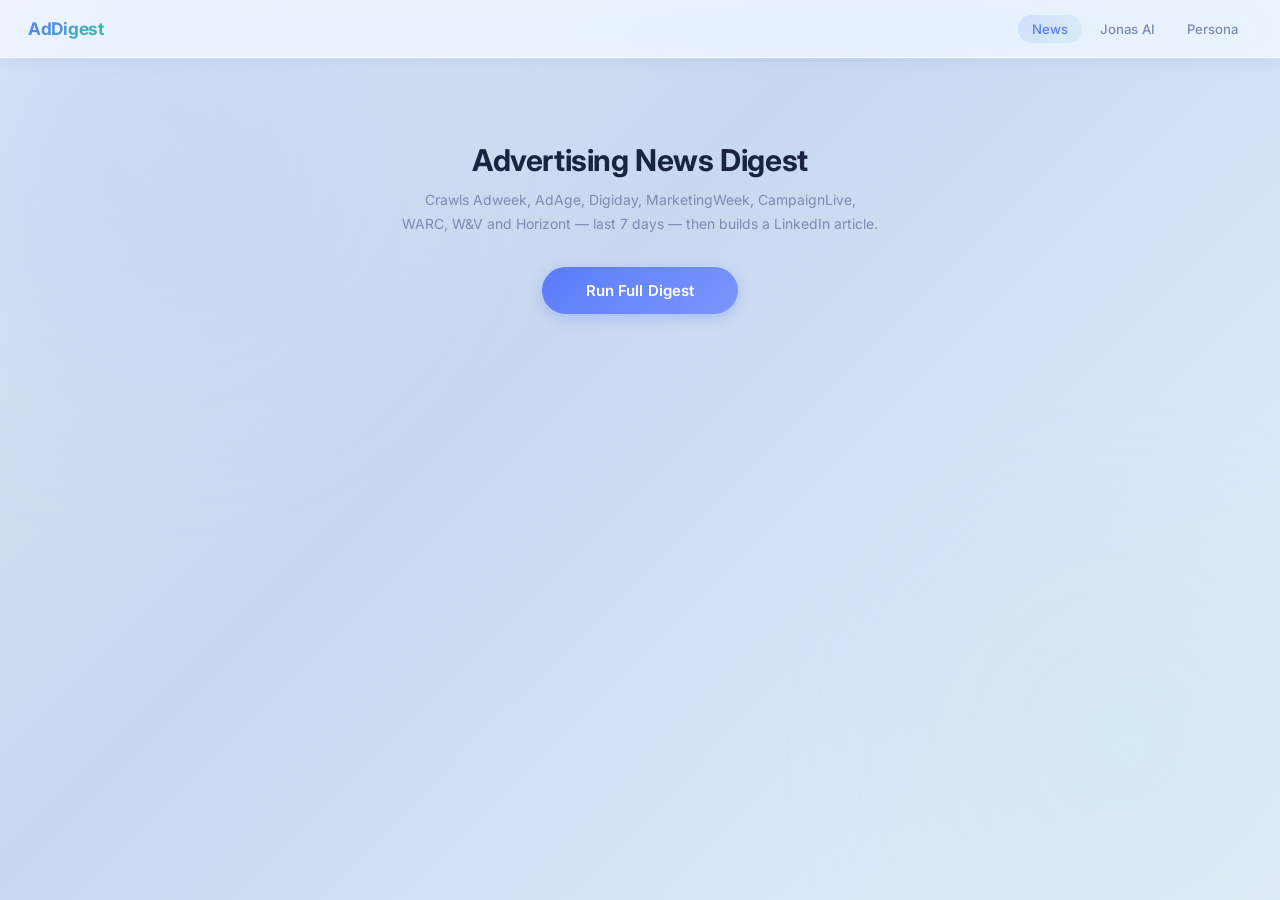
<file: web/index.html>
<!DOCTYPE html>
<html lang="en">
<head>
  <meta charset="UTF-8" />
  <meta name="viewport" content="width=device-width, initial-scale=1.0" />
  <title>AdDigest — News Intelligence</title>
  <link rel="stylesheet" href="style.css" />
  <style>
    .run-hero { text-align: center; padding: 48px 0 36px; }
    .run-hero h1 { margin-bottom: 10px; font-size: 2rem; }
    .run-hero p { margin-bottom: 32px; line-height: 1.7; }
    #run-btn { font-size: 1rem; padding: 14px 44px; }
    .step-status { font-size: .85rem; color: var(--text-muted); text-align: center; min-height: 22px; margin-bottom: 20px; }
    .linkedin-header { display: flex; align-items: center; justify-content: space-between; margin-bottom: 14px; }
    .linkedin-header h2 { margin-bottom: 0; }
  </style>
</head>
<body>
  <nav>
    <span class="logo">AdDigest</span>
    <a href="index.html" class="active">News</a>
    <a href="chat.html">Jonas AI</a>
    <a href="persona.html">Persona</a>
  </nav>

  <div class="page">

    <div class="run-hero">
      <h1>Advertising News Digest</h1>
      <p class="subtitle">Crawls Adweek, AdAge, Digiday, MarketingWeek, CampaignLive,<br>WARC, W&amp;V and Horizont — last 7 days — then builds a LinkedIn article.</p>
      <button id="run-btn">Run Full Digest</button>
    </div>

    <div class="progress-bar" id="progress-bar" style="display:none">
      <div class="fill" id="progress-fill"></div>
    </div>
    <div class="step-status" id="step-status"></div>

    <div id="articles-section" style="display:none">
      <div class="card" style="padding:0;overflow:hidden">
        <div style="padding:16px 20px 14px;border-bottom:1px solid rgba(180,200,240,.35);display:flex;align-items:center;gap:10px">
          <h2 style="margin:0">Articles Found</h2>
          <span id="articles-count" style="font-size:.8rem;color:var(--text-muted)"></span>
        </div>
        <table class="articles-table" id="articles-table">
          <thead>
            <tr>
              <th>Title</th>
              <th>Source</th>
              <th>Published</th>
              <th>Summary</th>
            </tr>
          </thead>
          <tbody id="articles-body"></tbody>
        </table>
      </div>
    </div>

    <div id="linkedin-section" style="display:none;margin-top:24px">
      <div class="card">
        <div class="linkedin-header">
          <h2>Generated LinkedIn Article</h2>
          <button id="copy-btn" class="secondary small">Copy</button>
        </div>
        <div id="article-box" class="article-box"></div>
        <div id="sources-list" style="margin-top:14px;font-size:.80rem;color:var(--text-muted);line-height:1.9"></div>
      </div>
    </div>

  </div>

  <script>
    const API = 'http://127.0.0.1:8000';
    const runBtn   = document.getElementById('run-btn');
    const stepEl   = document.getElementById('step-status');
    const progBar  = document.getElementById('progress-bar');
    const progFill = document.getElementById('progress-fill');

    function setStep(msg, pct) {
      stepEl.textContent = msg;
      stepEl.className = 'step-status' + (pct === 0 ? ' error' : '');
      progFill.style.width = pct + '%';
    }

    function fmtDate(iso) {
      if (!iso) return '—';
      return new Date(iso).toLocaleDateString('en-US', { month: 'short', day: 'numeric', year: 'numeric' });
    }

    function renderArticles(articles) {
      document.getElementById('articles-section').style.display = '';
      document.getElementById('articles-count').textContent = articles.length + ' articles';
      const tbody = document.getElementById('articles-body');
      tbody.innerHTML = '';
      articles.forEach(a => {
        const tr = document.createElement('tr');
        tr.innerHTML = `
          <td class="title-cell"><a href="${a.url}" target="_blank">${a.title}</a></td>
          <td><span class="source-badge">${a.source}</span></td>
          <td class="date-cell">${fmtDate(a.published_at)}</td>
          <td class="summary-cell">${a.summary || ''}</td>`;
        tbody.appendChild(tr);
      });
    }

    function renderLinkedIn(data) {
      document.getElementById('linkedin-section').style.display = '';
      document.getElementById('article-box').textContent = data.linkedin_article;
      document.getElementById('sources-list').innerHTML =
        '<strong>Sources:</strong><br>' +
        data.sources.map(s =>
          `<a href="${s.url}" target="_blank" style="color:var(--accent)">${s.title}</a> <span class="source-badge">${s.source}</span>`
        ).join('<br>');
    }

    runBtn.addEventListener('click', async () => {
      runBtn.disabled = true;
      progBar.style.display = '';
      progFill.style.background = 'linear-gradient(90deg, var(--accent), var(--accent2))';
      document.getElementById('articles-section').style.display = 'none';
      document.getElementById('linkedin-section').style.display = 'none';

      try {
        setStep('Crawling all 8 sources for the last 7 days…', 20);
        const res = await fetch(`${API}/api/digest`, { method: 'POST' });
        if (!res.ok) {
          const err = await res.json().catch(() => ({ detail: res.statusText }));
          throw new Error(err.detail || res.statusText);
        }
        setStep('Generating LinkedIn article…', 80);
        const data = await res.json();
        setStep(`Done — ${data.articles_found} articles · article ready`, 100);
        renderArticles(data.articles);
        renderLinkedIn(data);
      } catch (e) {
        progFill.style.background = 'var(--danger)';
        setStep('Error: ' + e.message, 0);
      } finally {
        runBtn.disabled = false;
      }
    });

    document.getElementById('copy-btn').addEventListener('click', () => {
      navigator.clipboard.writeText(document.getElementById('article-box').textContent).then(() => {
        const btn = document.getElementById('copy-btn');
        btn.textContent = 'Copied!';
        setTimeout(() => { btn.textContent = 'Copy'; }, 2000);
      });
    });
  </script>
</body>
</html>
</file>
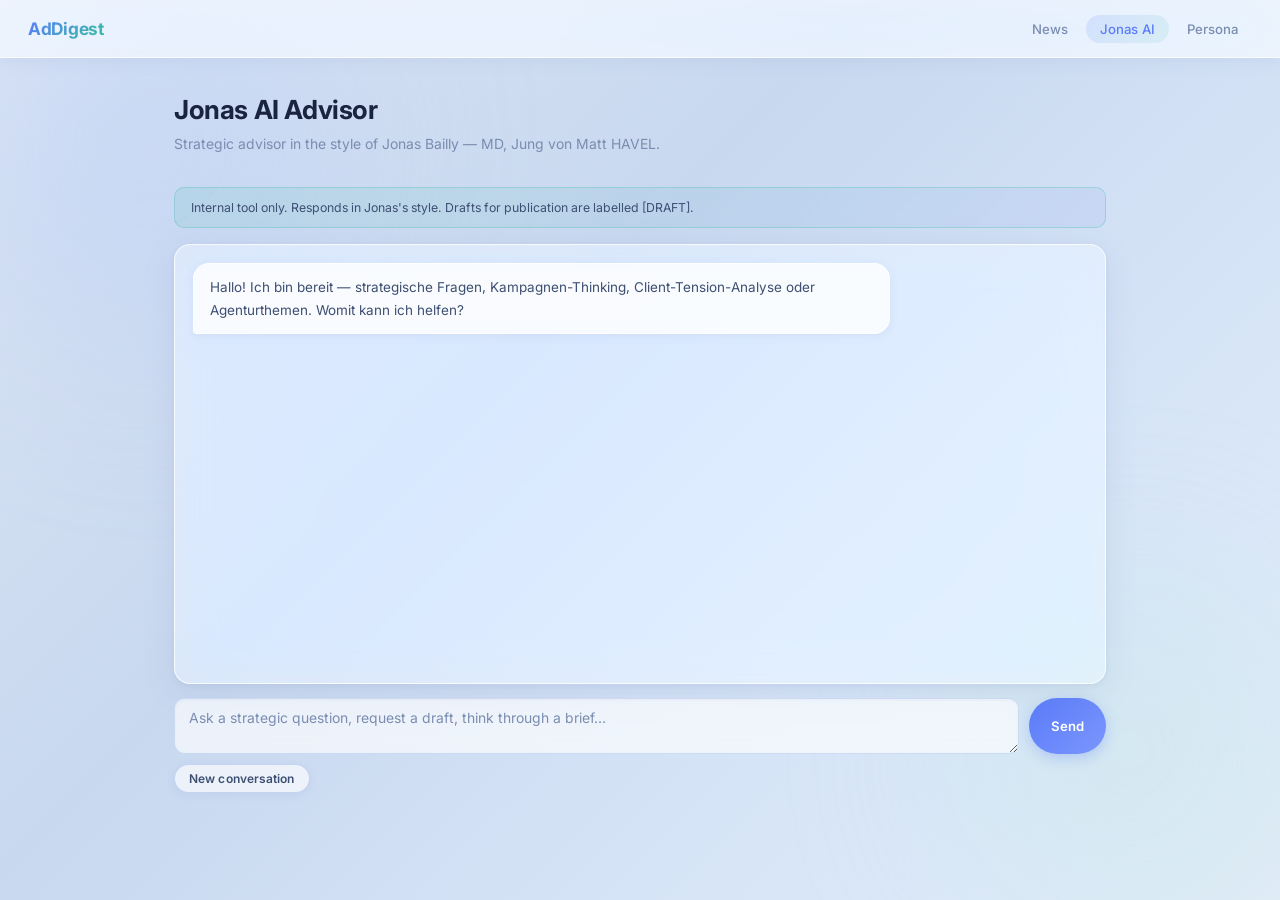
<file: web/chat.html>
<!DOCTYPE html>
<html lang="en">
<head>
  <meta charset="UTF-8" />
  <meta name="viewport" content="width=device-width, initial-scale=1.0" />
  <title>AdDigest — Jonas AI</title>
  <link rel="stylesheet" href="style.css" />
</head>
<body>
  <nav>
    <span class="logo">AdDigest</span>
    <a href="index.html">News</a>
    <a href="chat.html" class="active">Jonas AI</a>
    <a href="persona.html">Persona</a>
  </nav>

  <div class="page">
    <h1>Jonas AI Advisor</h1>
    <p class="subtitle">Strategic advisor in the style of Jonas Bailly — MD, Jung von Matt HAVEL.</p>

    <div class="info-banner">
      Internal tool only. Responds in Jonas's style. Drafts for publication are labelled [DRAFT].
    </div>

    <div id="chat-window" class="chat-window" style="margin-top:16px">
      <div class="msg assistant">Hallo! Ich bin bereit — strategische Fragen, Kampagnen-Thinking, Client-Tension-Analyse oder Agenturthemen. Womit kann ich helfen?</div>
    </div>

    <div class="chat-input-row">
      <textarea id="msg-input" placeholder="Ask a strategic question, request a draft, think through a brief…" rows="2"></textarea>
      <button id="send-btn">Send</button>
    </div>

    <div style="display:flex;align-items:center;gap:10px;margin-top:10px">
      <button id="clear-btn" class="secondary small">New conversation</button>
      <span id="chat-status" class="status" style="margin:0"></span>
    </div>
  </div>

  <script>
    const API = 'http://127.0.0.1:8000';
    let conversationId = null;

    const chatWindow = document.getElementById('chat-window');
    const input      = document.getElementById('msg-input');
    const sendBtn    = document.getElementById('send-btn');
    const statusEl   = document.getElementById('chat-status');

    function addMsg(role, text) {
      const d = document.createElement('div');
      d.className = `msg ${role}`;
      d.textContent = text;
      chatWindow.appendChild(d);
      chatWindow.scrollTop = chatWindow.scrollHeight;
      return d;
    }

    async function send() {
      const msg = input.value.trim();
      if (!msg) return;
      input.value = '';
      input.disabled = true;
      sendBtn.disabled = true;
      addMsg('user', msg);
      const thinking = addMsg('assistant', '…');
      statusEl.textContent = 'Thinking';
      statusEl.className = 'status loading';

      try {
        const res = await fetch(`${API}/api/chat`, {
          method: 'POST', headers: { 'Content-Type': 'application/json' },
          body: JSON.stringify({ message: msg, conversation_id: conversationId })
        });
        if (!res.ok) throw new Error(await res.text());
        const data = await res.json();
        conversationId = data.conversation_id;
        thinking.textContent = data.reply;
        statusEl.textContent = data.rag_context_used ? 'Used knowledge base' : '';
        statusEl.className = 'status success';
      } catch (e) {
        thinking.textContent = 'Error: ' + e.message;
        thinking.style.color = 'var(--danger)';
        statusEl.textContent = '';
        statusEl.className = 'status';
      } finally {
        input.disabled = false;
        sendBtn.disabled = false;
        input.focus();
      }
    }

    sendBtn.addEventListener('click', send);
    input.addEventListener('keydown', e => { if (e.key === 'Enter' && !e.shiftKey) { e.preventDefault(); send(); } });

    document.getElementById('clear-btn').addEventListener('click', () => {
      conversationId = null;
      chatWindow.innerHTML = '<div class="msg assistant">New conversation. How can I help?</div>';
      statusEl.textContent = '';
    });
  </script>
</body>
</html>
</file>
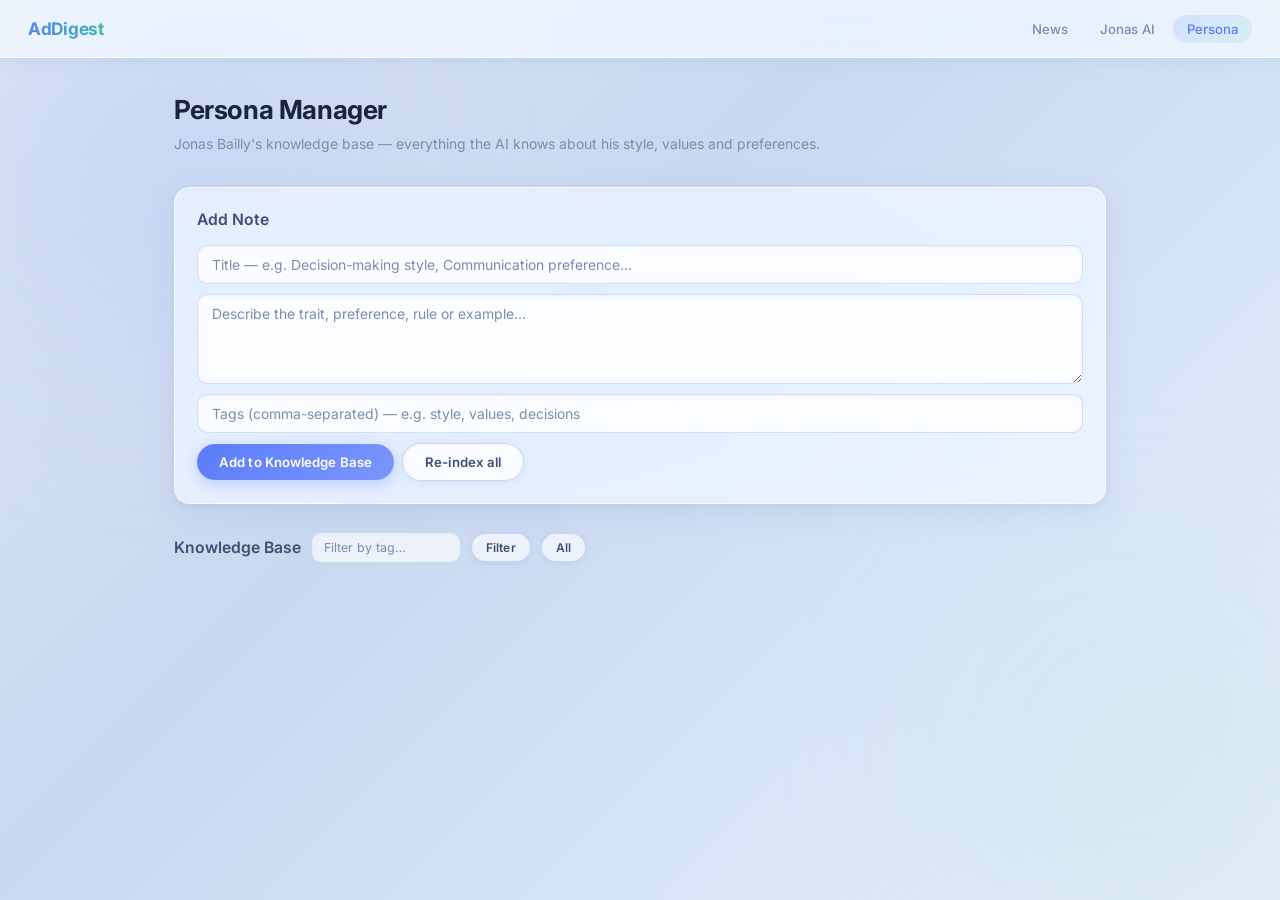
<file: web/persona.html>
<!DOCTYPE html>
<html lang="en">
<head>
  <meta charset="UTF-8" />
  <meta name="viewport" content="width=device-width, initial-scale=1.0" />
  <title>AdDigest — Persona</title>
  <link rel="stylesheet" href="style.css" />
</head>
<body>
  <nav>
    <span class="logo">AdDigest</span>
    <a href="index.html">News</a>
    <a href="chat.html">Jonas AI</a>
    <a href="persona.html" class="active">Persona</a>
  </nav>

  <div class="page">
    <h1>Persona Manager</h1>
    <p class="subtitle">Jonas Bailly's knowledge base — everything the AI knows about his style, values and preferences.</p>

    <div class="card" style="margin-bottom:28px">
      <h2>Add Note</h2>
      <div style="display:flex;flex-direction:column;gap:10px">
        <input type="text" id="note-title" placeholder="Title — e.g. Decision-making style, Communication preference…" />
        <textarea id="note-content" placeholder="Describe the trait, preference, rule or example…"></textarea>
        <input type="text" id="note-tags" placeholder="Tags (comma-separated) — e.g. style, values, decisions" />
        <div style="display:flex;gap:8px;align-items:center;flex-wrap:wrap">
          <button id="add-note-btn">Add to Knowledge Base</button>
          <button id="reindex-btn" class="secondary">Re-index all</button>
          <span id="add-status" class="status" style="margin:0"></span>
        </div>
      </div>
    </div>

    <div class="section-header">
      <h2>Knowledge Base</h2>
      <input type="text" id="filter-tag" placeholder="Filter by tag…" style="width:150px;padding:7px 12px;font-size:.83rem" />
      <button id="filter-btn" class="secondary small">Filter</button>
      <button id="clear-filter-btn" class="secondary small">All</button>
    </div>

    <div id="notes-list"></div>
  </div>

  <!-- Edit modal -->
  <div id="modal" style="display:none;position:fixed;inset:0;background:rgba(180,200,240,0.35);backdrop-filter:blur(8px);z-index:300;align-items:center;justify-content:center">
    <div class="card" style="width:90%;max-width:560px;padding:28px">
      <h2 style="margin-bottom:18px">Edit Note</h2>
      <input type="hidden" id="edit-id" />
      <input type="text" id="edit-title" style="width:100%;margin-bottom:10px" placeholder="Title" />
      <textarea id="edit-content" style="min-height:120px;margin-bottom:10px" placeholder="Content"></textarea>
      <input type="text" id="edit-tags" style="width:100%;margin-bottom:18px" placeholder="Tags" />
      <div style="display:flex;gap:8px">
        <button id="save-edit-btn">Save</button>
        <button id="cancel-edit-btn" class="secondary">Cancel</button>
      </div>
    </div>
  </div>

  <script>
    const API = 'http://127.0.0.1:8000';

    async function loadNotes(tag) {
      const url = tag ? `${API}/api/persona/notes?tag=${encodeURIComponent(tag)}` : `${API}/api/persona/notes`;
      const notes = await fetch(url).then(r => r.json());
      renderNotes(notes);
    }

    function renderNotes(notes) {
      const list = document.getElementById('notes-list');
      list.innerHTML = '';
      if (!notes.length) { list.innerHTML = '<p class="status">No notes found.</p>'; return; }
      notes.forEach(n => {
        const d = document.createElement('div');
        d.className = 'card note-card' + (n.is_seed ? ' seed' : '');
        const tags = (n.tags || '').split(',').filter(Boolean).map(t => `<span class="tag">${t.trim()}</span>`).join('');
        const seedBadge = n.is_seed ? '<span class="tag" style="background:rgba(91,124,250,.15)">seed</span>' : '';
        d.innerHTML = `
          <h3>${n.title} ${seedBadge}</h3>
          <p style="font-size:.86rem;color:var(--text-muted);margin:8px 0 10px;line-height:1.6;white-space:pre-wrap">${n.content}</p>
          <div style="margin-bottom:4px">${tags}</div>
          <div class="meta"><span>${new Date(n.created_at).toLocaleDateString('en-US',{dateStyle:'medium'})}</span></div>
          <div class="actions">
            <button class="secondary small" onclick="openEdit('${n.id}','${esc(n.title)}','${esc(n.content)}','${esc(n.tags)}')">Edit</button>
            <button class="danger small" onclick="del('${n.id}')">Delete</button>
          </div>`;
        list.appendChild(d);
      });
    }

    function esc(s) { return (s||'').replace(/\\/g,'\\\\').replace(/'/g,"\\'").replace(/\n/g,'\\n'); }

    document.getElementById('add-note-btn').addEventListener('click', async () => {
      const title   = document.getElementById('note-title').value.trim();
      const content = document.getElementById('note-content').value.trim();
      const tags    = document.getElementById('note-tags').value.split(',').map(s=>s.trim()).filter(Boolean);
      const st = document.getElementById('add-status');
      if (!title || !content) { st.textContent='Title and content required.'; st.className='status error'; return; }
      st.textContent='Adding…'; st.className='status loading';
      try {
        const res = await fetch(`${API}/api/persona/notes`, {
          method:'POST', headers:{'Content-Type':'application/json'},
          body: JSON.stringify({title, content, tags})
        });
        if (!res.ok) throw new Error(await res.text());
        st.textContent='Added and indexed.'; st.className='status success';
        document.getElementById('note-title').value='';
        document.getElementById('note-content').value='';
        document.getElementById('note-tags').value='';
        loadNotes();
      } catch(e) { st.textContent='Error: '+e.message; st.className='status error'; }
    });

    document.getElementById('reindex-btn').addEventListener('click', async () => {
      const st = document.getElementById('add-status');
      st.textContent='Re-indexing…'; st.className='status loading';
      try {
        const d = await fetch(`${API}/api/rag/reindex`,{method:'POST'}).then(r=>r.json());
        st.textContent=`Re-indexed ${d.reindexed} notes.`; st.className='status success';
      } catch(e) { st.textContent='Error: '+e.message; st.className='status error'; }
    });

    document.getElementById('filter-btn').addEventListener('click', () => loadNotes(document.getElementById('filter-tag').value.trim()));
    document.getElementById('clear-filter-btn').addEventListener('click', () => { document.getElementById('filter-tag').value=''; loadNotes(); });

    async function del(id) {
      if (!confirm('Delete this note?')) return;
      await fetch(`${API}/api/persona/notes/${id}`,{method:'DELETE'});
      loadNotes();
    }

    function openEdit(id,title,content,tags) {
      document.getElementById('edit-id').value=id;
      document.getElementById('edit-title').value=title.replace(/\\n/g,'\n');
      document.getElementById('edit-content').value=content.replace(/\\n/g,'\n');
      document.getElementById('edit-tags').value=tags;
      document.getElementById('modal').style.display='flex';
    }

    document.getElementById('cancel-edit-btn').addEventListener('click', () => { document.getElementById('modal').style.display='none'; });

    document.getElementById('save-edit-btn').addEventListener('click', async () => {
      const id      = document.getElementById('edit-id').value;
      const title   = document.getElementById('edit-title').value.trim();
      const content = document.getElementById('edit-content').value.trim();
      const tags    = document.getElementById('edit-tags').value.split(',').map(s=>s.trim()).filter(Boolean);
      await fetch(`${API}/api/persona/notes/${id}`,{
        method:'PUT', headers:{'Content-Type':'application/json'},
        body: JSON.stringify({title,content,tags})
      });
      document.getElementById('modal').style.display='none';
      loadNotes();
    });

    loadNotes();
  </script>
</body>
</html>
</file>
<file: web/style.css>
/* ── Google Font ─────────────────────────────────── */
@import url('https://fonts.googleapis.com/css2?family=Inter:wght@300;400;500;600;700&display=swap');

/* ── Reset ───────────────────────────────────────── */
*, *::before, *::after { box-sizing: border-box; margin: 0; padding: 0; }

/* ── Variables ───────────────────────────────────── */
:root {
  --bg-from: #e8edf5;
  --bg-to:   #d4dff0;

  --glass:        rgba(255,255,255,0.55);
  --glass-hover:  rgba(255,255,255,0.72);
  --glass-strong: rgba(255,255,255,0.80);
  --glass-border: rgba(255,255,255,0.75);
  --glass-shadow: 0 8px 32px rgba(100,120,180,0.13), 0 1.5px 6px rgba(100,120,180,0.08);

  --accent:       #5b7cfa;
  --accent2:      #38bfa1;
  --accent-light: rgba(91,124,250,0.12);
  --danger:       #f26b6b;

  --text:         #1a2340;
  --text-mid:     #3d4f72;
  --text-muted:   #7a8cb0;

  --radius:  16px;
  --radius-s: 10px;
  --font: 'Inter', system-ui, sans-serif;
}

/* ── Base ────────────────────────────────────────── */
html { font-size: 15px; }

body {
  font-family: var(--font);
  color: var(--text);
  min-height: 100vh;
  background: linear-gradient(135deg, #dce6f5 0%, #c8d8ef 40%, #d6e4f7 70%, #e2ecf8 100%);
  background-attachment: fixed;
}

/* Decorative blobs */
body::before, body::after {
  content: '';
  position: fixed;
  border-radius: 50%;
  filter: blur(80px);
  opacity: .35;
  pointer-events: none;
  z-index: 0;
}
body::before {
  width: 600px; height: 600px;
  background: radial-gradient(circle, #a8c0f8, transparent 70%);
  top: -150px; left: -150px;
}
body::after {
  width: 500px; height: 500px;
  background: radial-gradient(circle, #b8eadf, transparent 70%);
  bottom: -100px; right: -100px;
}

/* ── Glass mixin ─────────────────────────────────── */
.glass {
  background: var(--glass);
  backdrop-filter: blur(18px) saturate(160%);
  -webkit-backdrop-filter: blur(18px) saturate(160%);
  border: 1px solid var(--glass-border);
  box-shadow: var(--glass-shadow);
}

/* ── Nav ─────────────────────────────────────────── */
nav {
  position: sticky; top: 0; z-index: 200;
  background: rgba(255,255,255,0.60);
  backdrop-filter: blur(24px) saturate(180%);
  -webkit-backdrop-filter: blur(24px) saturate(180%);
  border-bottom: 1px solid rgba(255,255,255,0.70);
  box-shadow: 0 2px 16px rgba(100,120,180,0.10);
  height: 58px;
  display: flex; align-items: center;
  padding: 0 28px; gap: 4px;
}

nav .logo {
  font-weight: 700; font-size: 1.15rem;
  background: linear-gradient(135deg, var(--accent), var(--accent2));
  -webkit-background-clip: text; -webkit-text-fill-color: transparent;
  background-clip: text;
  margin-right: auto; letter-spacing: -.3px;
}

nav a {
  color: var(--text-muted); font-size: .88rem; font-weight: 500;
  padding: 6px 14px; border-radius: 50px;
  transition: all .2s; text-decoration: none;
}
nav a:hover {
  background: rgba(91,124,250,.1);
  color: var(--accent);
}
nav a.active {
  background: linear-gradient(135deg, rgba(91,124,250,.15), rgba(56,191,161,.1));
  color: var(--accent);
}

/* ── Layout ──────────────────────────────────────── */
.page {
  position: relative; z-index: 1;
  max-width: 980px; margin: 0 auto;
  padding: 36px 24px;
}

h1 {
  font-size: 1.75rem; font-weight: 700;
  color: var(--text); letter-spacing: -.4px;
  margin-bottom: 8px;
}
h2 {
  font-size: 1.05rem; font-weight: 600;
  color: var(--text-mid); margin-bottom: 16px;
}
p.subtitle {
  color: var(--text-muted); font-size: .93rem;
  margin-bottom: 32px; line-height: 1.6;
}

/* ── Cards ───────────────────────────────────────── */
.card {
  background: var(--glass);
  backdrop-filter: blur(18px) saturate(160%);
  -webkit-backdrop-filter: blur(18px) saturate(160%);
  border: 1px solid var(--glass-border);
  box-shadow: var(--glass-shadow);
  border-radius: var(--radius);
  padding: 22px;
  margin-bottom: 16px;
  transition: box-shadow .25s, background .25s;
}
.card:hover {
  background: var(--glass-hover);
  box-shadow: 0 12px 40px rgba(100,120,180,0.18), 0 2px 8px rgba(100,120,180,0.10);
}
.card h3 { font-size: .98rem; font-weight: 600; margin-bottom: 8px; color: var(--text); }
.card .meta {
  font-size: .78rem; color: var(--text-muted);
  margin-top: 10px; display: flex; gap: 14px; flex-wrap: wrap;
}

/* ── Forms ───────────────────────────────────────── */
.form-row { display: flex; gap: 10px; margin-bottom: 16px; flex-wrap: wrap; }

input[type="text"], textarea, select {
  background: rgba(255,255,255,0.65);
  backdrop-filter: blur(8px);
  -webkit-backdrop-filter: blur(8px);
  border: 1px solid rgba(180,200,240,0.60);
  color: var(--text);
  border-radius: var(--radius-s);
  padding: 10px 14px;
  font-size: .93rem; font-family: var(--font);
  outline: none;
  transition: border-color .2s, box-shadow .2s, background .2s;
  box-shadow: inset 0 1px 3px rgba(100,120,180,0.07);
}
input[type="text"]:focus, textarea:focus {
  border-color: rgba(91,124,250,.5);
  background: rgba(255,255,255,.85);
  box-shadow: 0 0 0 3px rgba(91,124,250,.12), inset 0 1px 3px rgba(100,120,180,0.05);
}
input[type="text"]::placeholder, textarea::placeholder { color: var(--text-muted); }
input[type="text"].grow { flex: 1; min-width: 200px; }
textarea { width: 100%; resize: vertical; min-height: 90px; }

/* ── Buttons ─────────────────────────────────────── */
button {
  background: linear-gradient(135deg, var(--accent), #7b96fc);
  color: #fff;
  border: none; border-radius: 50px;
  padding: 10px 22px;
  font-size: .88rem; font-weight: 600;
  font-family: var(--font);
  cursor: pointer;
  box-shadow: 0 4px 14px rgba(91,124,250,.30);
  transition: opacity .2s, transform .15s, box-shadow .2s;
  letter-spacing: .1px;
}
button:hover {
  opacity: .9;
  box-shadow: 0 6px 20px rgba(91,124,250,.38);
  transform: translateY(-1px);
}
button:active { transform: translateY(0) scale(.97); }

button.secondary {
  background: rgba(255,255,255,0.65);
  backdrop-filter: blur(8px);
  color: var(--text-mid);
  border: 1px solid rgba(180,200,240,.70);
  box-shadow: 0 2px 8px rgba(100,120,180,.10);
}
button.secondary:hover {
  background: rgba(255,255,255,.85);
  box-shadow: 0 4px 14px rgba(100,120,180,.15);
  color: var(--accent);
}

button.danger {
  background: linear-gradient(135deg, #f26b6b, #f58a8a);
  box-shadow: 0 4px 14px rgba(242,107,107,.28);
}

button.small { padding: 6px 14px; font-size: .80rem; }
button:disabled { opacity: .4; cursor: not-allowed; transform: none; box-shadow: none; }

/* ── Tags ────────────────────────────────────────── */
.tag {
  display: inline-block;
  background: rgba(91,124,250,.10);
  color: var(--accent);
  border: 1px solid rgba(91,124,250,.20);
  border-radius: 20px;
  padding: 2px 10px; font-size: .76rem; margin: 2px;
  font-weight: 500;
}

/* ── Article output ──────────────────────────────── */
.article-box {
  background: rgba(255,255,255,0.50);
  backdrop-filter: blur(10px);
  border: 1px solid var(--glass-border);
  border-radius: var(--radius);
  padding: 24px;
  white-space: pre-wrap;
  font-size: .90rem; line-height: 1.75;
  color: var(--text-mid);
  max-height: 60vh; overflow-y: auto;
  box-shadow: inset 0 2px 8px rgba(100,120,180,.06);
}
.article-box::-webkit-scrollbar { width: 5px; }
.article-box::-webkit-scrollbar-track { background: transparent; }
.article-box::-webkit-scrollbar-thumb { background: rgba(91,124,250,.25); border-radius: 3px; }

/* ── Chat ────────────────────────────────────────── */
.chat-window {
  background: rgba(255,255,255,.40);
  backdrop-filter: blur(18px) saturate(160%);
  -webkit-backdrop-filter: blur(18px) saturate(160%);
  border: 1px solid var(--glass-border);
  border-radius: var(--radius);
  box-shadow: var(--glass-shadow);
  height: 440px; overflow-y: auto;
  padding: 18px;
  display: flex; flex-direction: column; gap: 14px;
  margin-bottom: 14px;
}
.chat-window::-webkit-scrollbar { width: 4px; }
.chat-window::-webkit-scrollbar-thumb { background: rgba(91,124,250,.2); border-radius: 3px; }

.msg {
  max-width: 78%; padding: 12px 16px;
  border-radius: 16px; font-size: .90rem; line-height: 1.65;
  white-space: pre-wrap; word-break: break-word;
}
.msg.user {
  background: linear-gradient(135deg, var(--accent), #7b96fc);
  color: #fff;
  align-self: flex-end;
  border-bottom-right-radius: 4px;
  box-shadow: 0 4px 14px rgba(91,124,250,.28);
}
.msg.assistant {
  background: rgba(255,255,255,.72);
  backdrop-filter: blur(8px);
  border: 1px solid rgba(255,255,255,.80);
  color: var(--text-mid);
  align-self: flex-start;
  border-bottom-left-radius: 4px;
  box-shadow: 0 2px 10px rgba(100,120,180,.10);
}

.chat-input-row { display: flex; gap: 10px; }
.chat-input-row textarea { flex: 1; min-height: 52px; max-height: 120px; border-radius: var(--radius-s); }

/* ── Status ──────────────────────────────────────── */
.status { font-size: .83rem; color: var(--text-muted); margin-top: 8px; }
.loading::after { content: ''; display: inline-block; width: 14px; height: 14px; margin-left: 6px; border: 2px solid rgba(91,124,250,.3); border-top-color: var(--accent); border-radius: 50%; animation: spin .7s linear infinite; vertical-align: middle; }
@keyframes spin { to { transform: rotate(360deg); } }
.error { color: var(--danger); }
.success { color: var(--accent2); }

/* ── Divider ─────────────────────────────────────── */
hr { border: none; border-top: 1px solid rgba(180,200,240,.45); margin: 28px 0; }

/* ── Source badge ────────────────────────────────── */
.source-badge {
  display: inline-block;
  background: rgba(91,124,250,.08);
  border: 1px solid rgba(91,124,250,.18);
  border-radius: 6px;
  padding: 2px 8px; font-size: .76rem;
  color: var(--accent); margin-left: 6px; font-weight: 500;
}

/* ── Section header ──────────────────────────────── */
.section-header { display: flex; align-items: center; gap: 10px; margin-bottom: 18px; }
.section-header h2 { margin-bottom: 0; }

/* ── Note card ───────────────────────────────────── */
.note-card { position: relative; }
.note-card .actions { position: absolute; top: 14px; right: 14px; display: flex; gap: 6px; }
.note-card.seed { border-left: 3px solid var(--accent); }

/* ── Progress bar ────────────────────────────────── */
.progress-bar {
  height: 3px;
  background: rgba(180,200,240,.35);
  border-radius: 2px;
  margin: 20px 0; overflow: hidden;
}
.progress-bar .fill {
  height: 100%; width: 0%;
  background: linear-gradient(90deg, var(--accent), var(--accent2));
  border-radius: 2px;
  transition: width .5s ease;
}

/* ── Table ───────────────────────────────────────── */
.articles-table { width: 100%; border-collapse: collapse; }
.articles-table th {
  text-align: left; font-size: .76rem; font-weight: 600;
  color: var(--text-muted); padding: 10px 14px;
  border-bottom: 1px solid rgba(180,200,240,.45);
  text-transform: uppercase; letter-spacing: .5px;
}
.articles-table td {
  padding: 12px 14px; font-size: .87rem;
  border-bottom: 1px solid rgba(180,200,240,.25);
  vertical-align: top; color: var(--text-mid);
}
.articles-table tr:last-child td { border-bottom: none; }
.articles-table tr:hover td { background: rgba(91,124,250,.04); }
.articles-table .title-cell a { color: var(--text); font-weight: 500; text-decoration: none; }
.articles-table .title-cell a:hover { color: var(--accent); }
.articles-table .date-cell { color: var(--text-muted); white-space: nowrap; min-width: 105px; }
.articles-table .summary-cell { font-size: .81rem; line-height: 1.55; color: var(--text-muted); }

/* ── Info banner ─────────────────────────────────── */
.info-banner {
  background: linear-gradient(135deg, rgba(56,191,161,.12), rgba(91,124,250,.08));
  border: 1px solid rgba(56,191,161,.30);
  border-radius: var(--radius-s);
  padding: 12px 16px;
  font-size: .82rem; color: var(--text-mid);
  margin-bottom: 8px;
}

/* ── Scrollbar global ────────────────────────────── */
::-webkit-scrollbar { width: 6px; height: 6px; }
::-webkit-scrollbar-track { background: transparent; }
::-webkit-scrollbar-thumb { background: rgba(91,124,250,.20); border-radius: 3px; }

/* ── Responsive ──────────────────────────────────── */
@media (max-width: 640px) {
  .page { padding: 16px; }
  h1 { font-size: 1.4rem; }
  .form-row { flex-direction: column; }
  .msg { max-width: 92%; }
  nav { padding: 0 16px; }
}
</file>
